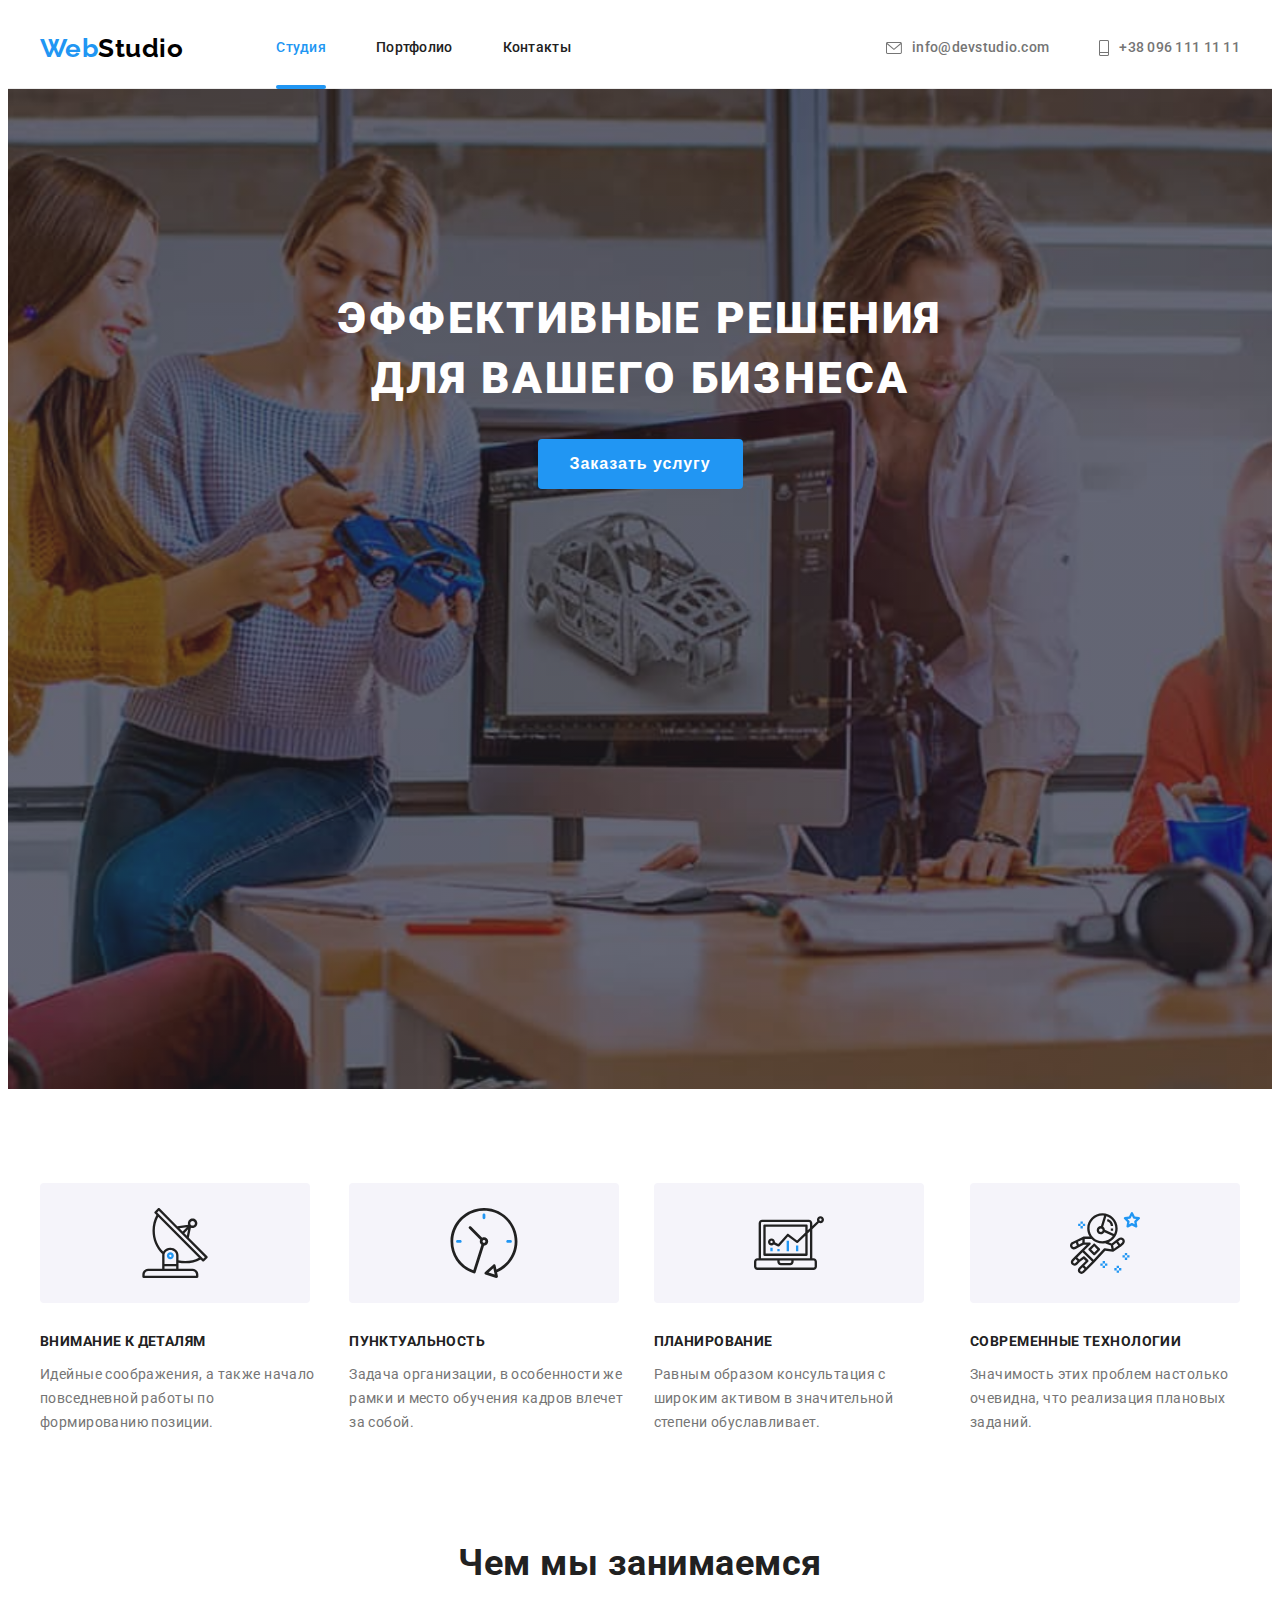
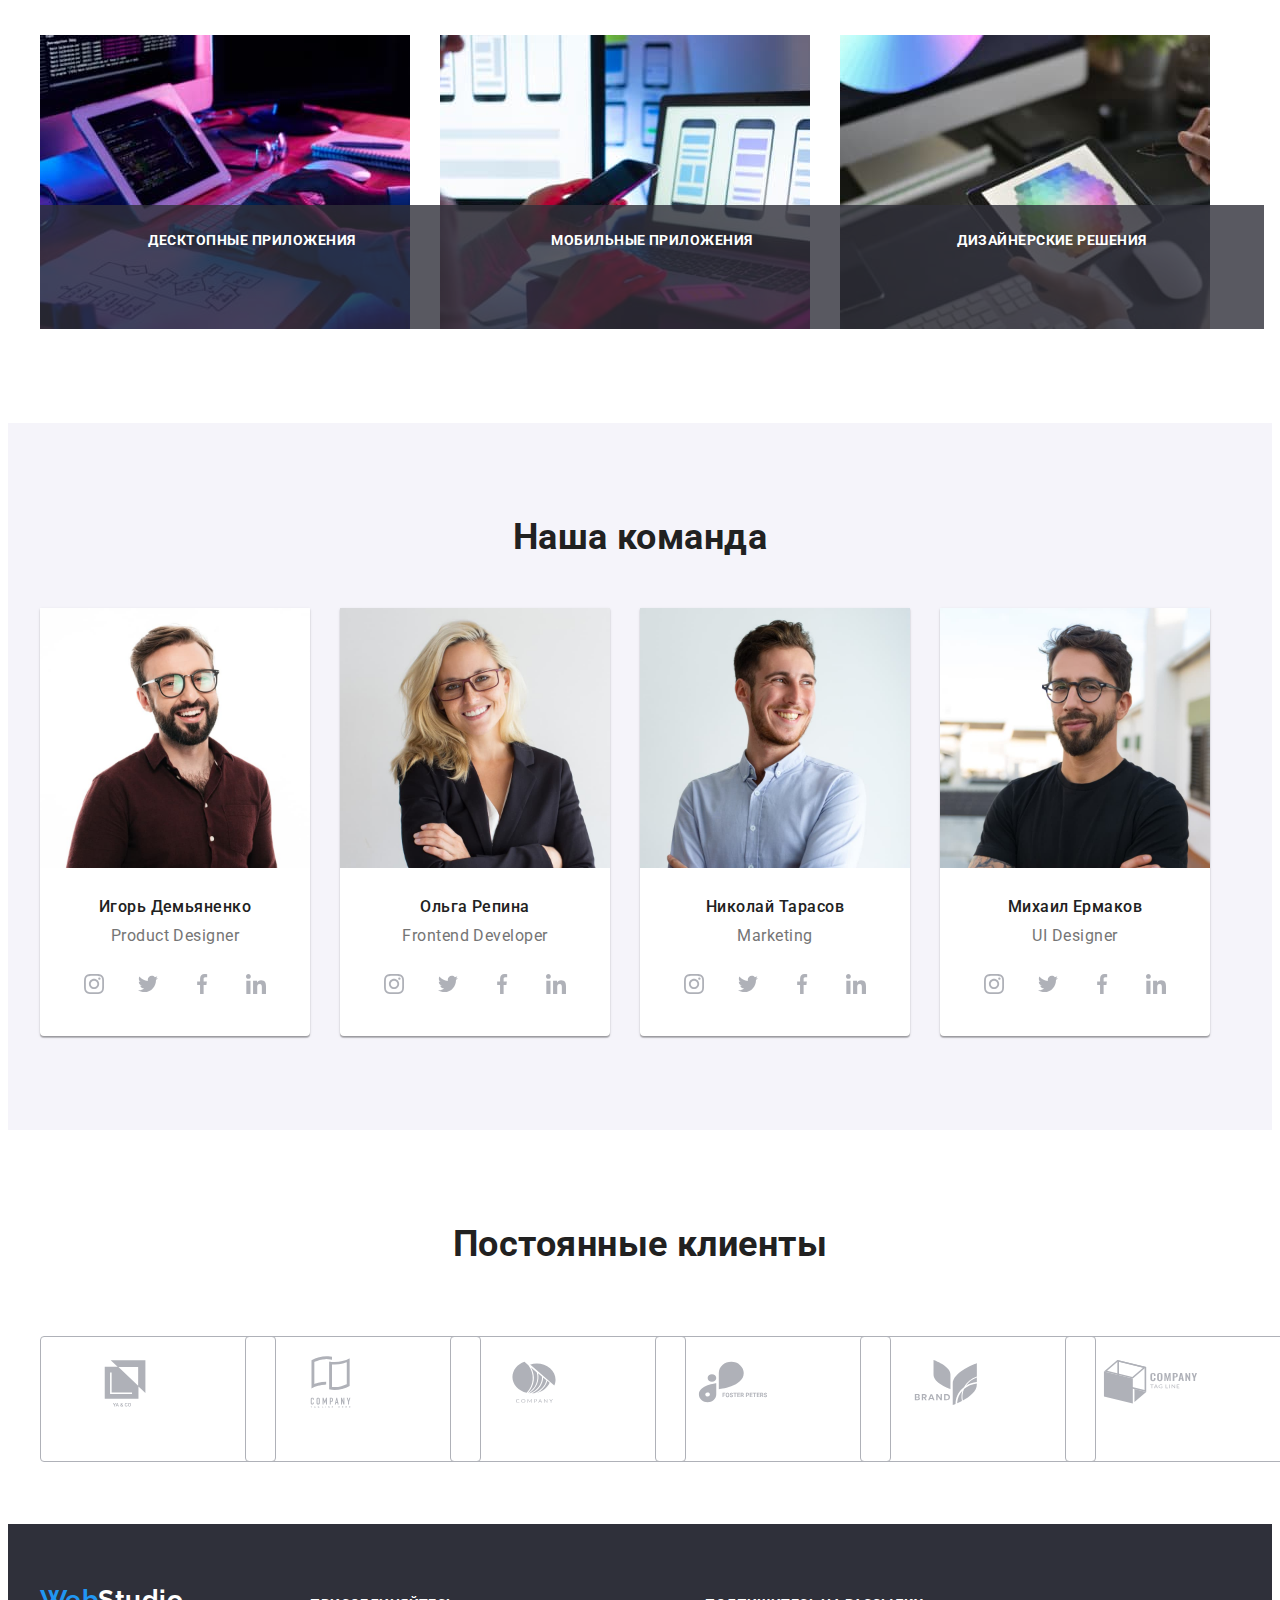
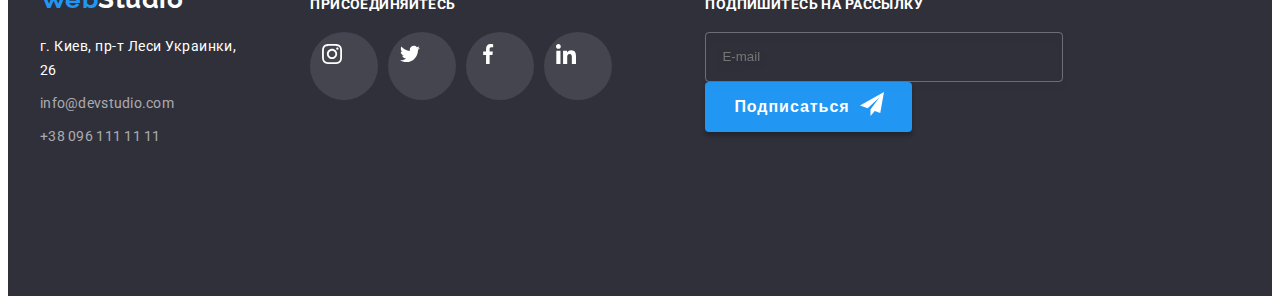
<file: index.html>
<!DOCTYPE html>
<html lang="ru">
    <head>
        <meta charset="UTF-8">
        <meta http-equiv="X-UA-Compatible" content="IE=edge">
        <meta name="viewport" content="width=device-width, initial-scale=1.0">
        <title>Document</title>
        <link 
            href="https://fonts.googleapis.com/css2?family=Raleway:wght@700&family=Roboto:wght@400;500;700;900&display=swap"
            rel="stylesheet">
        <link 
            rel="stylesheet" href="https://cdnjs.cloudflare.com/ajax/libs/modern-normalize/1.0.0/modern-normalize.min.css"
                integrity="sha512-ISS7cAi1PEhQ8jnbJpJZMd29NlhNj4AWYyLOSp2CE/CsHxTCu+r+t0D2yoJudVrd0/8fTVPUVDzY5Tvli75u/g=="
                crossorigin="anonymous" />
        <link rel="stylesheet" href="./css/main.min.css">
    </head>
    <body>
        <!-- Шапка сайта -->
        <header class="page-header">
            <div class="container header-container">
                <nav class="header-nav">
                    <a href="./index.html" class="logo">
                    Web<span class="logo-web-header">Studio</span>
                    </a>
                    <div class="" >
                    <ul class="site-nav list">
                        <li class="site-nav__item"><a href="./index.html" class="link current">Студия</a></li>
                        <li class="site-nav__item"><a href="./portfolio.html" class="link ">Портфолио</a></li>
                        <li class="site-nav__item"><a href="" class="link">Контакты</a></li>
                    </ul>
                    </div>
                </nav>
                <ul class="contacts list">
                    <li class="contacts__item link">
                        <a href="mailto:info@devstudio.com" class="link">
                        <svg class="contacts__social-icon" width="16" height="12">
                            <use href="./img/icons.svg#icon-latter"></use>
                        </svg>
                         info@devstudio.com</a> 
                    </li>
                    <li class="contacts__item link">
                        <a href="tel:+380961111111" class="link">
                        <svg class="contacts__social-icon" width="10" height="16">
                            <use href="./img/icons.svg#icon-mobile-phone"></use>
                        </svg>
                        +38 096 111 11 11</a>
                    </li>
                </ul>  
            </div>
        </header>
        <main>
            <!-- Герой -->
            <section class="hero overley">
                <div class="container hero__link ">
                    <h1 class="hero__title" >Эффективные решения <br> 
                        для вашего бизнеса</h1>
                    <button type="button" class="button" data-modal-open>Заказать услугу</button>
                </div>
            </section>
            <!-- Особенности -->
            <section class="section" >
                <div class="container ">
                    <h2 class="visually-hidden">Особенности</h2>
                    <ul class="feature-list list">
                        <li class="feature-list__item">
                            <div class="feature-list__thumb">
                                <svg class="ffeature-list__icon" width="70" height="70">
                                    <use href="./img/icons.svg#icon-antenna">
                                    </use>
                                </svg>
                            </div>
                            <h3 class="title ">Внимание к деталям</h3>
                            <p class="text">Идейные соображения, а также начало повседневной работы по формированию позиции.</p>
                        </li>
                        <li class="feature-list__item">
                            <div class="feature-list__thumb">
                                <svg class="feature-list__icon" width="70" height="70">
                                    <use href="./img/icons.svg#icon-clock">
                                    </use>
                                </svg>
                            </div>
                            <h3 class="title">Пунктуальность</h3>
                            <p class="text">Задача организации, в особенности же рамки и место обучения кадров влечет за собой.</p>
                        </li>
                        <li class="feature-list__item">
                            <div class="feature-list__thumb">
                                <svg class="feature-list__icon" width="70" height="70">
                                    <use href="./img/icons.svg#icon-diagram">
                                    </use>
                                </svg>
                            </div>
                            <h3 class="title">Планирование</h3>
                            <p class="text">Равным образом консультация с широким активом в значительной степени обуславливает.</p>
                        </li>
                        <li class="feature-list__item">
                            <div class="feature-list__thumb">
                                <svg class="feature-list__icon" width="70" height="70">
                                    <use href="./img/icons.svg#icon-astronaut">
                                    </use>
                                </svg>
                            </div>
                            <h3 class="title">Современные технологии</h3>
                            <p class="text">Значимость этих проблем настолько очевидна, что реализация плановых заданий.</p>
                        </li>
                    </ul>
                </div>
            </section>
            <!-- Вид занятий -->
            <section class="section no-top-padding">
                <div class="container">
                    <h2 class="section__title"> Чем мы занимаемся</h2>
                    <ul class="list work-item">
                        <li class="work-item__class">
                            <img src="./img/img_1.jpg" alt="пример1" width="370">
                            <div class="work-item__descripton">Десктопные приложения</div>
                        </li>
                        <li class="work-item__class">
                            <img src="./img/img_2.jpg" alt="пример2" width="370">
                            <div class="work-item__descripton">Мобильные приложения</div>
                        </li>
                        <li class="work-item__class">
                            <img src="./img/img_3.jpg" alt="пример3" width="370">
                            <div class="work-item__descripton">Дизайнерские решения</div>
                        </li>
                    </ul>
                </div>

            </section>
            <!-- Команда -->
            <section class="section team">
                <div class="container">
                    <h2 class="section__title" >Наша команда</h2>
                    <ul class="team__class list">
                        <li class="team__list-class">
                            <img src="./img/img_4.jpg" alt="Игорь Демьяненко" width="270" >
                            <h3 class="title">Игорь Демьяненко</h3>
                            <p class="text">Product Designer</p>
                            <ul class="team-social__list list">
                                <li class="team-social__item">
                                    <a href="" class="team-social__link">
                                        <svg
                                            class="team-social__icon"
                                            width="20"
                                            height="20">
                                            <use
                                                href="./img/icons.svg#icon-instagram">
                                            </use>
                                        </svg>
                                    </a>
                                </li>
                                <li class="team-social__item">
                                    <a href="" class="team-social__link">
                                        <svg 
                                            class="team-social__icon" 
                                            width="20" 
                                            height="20">
                                            <use 
                                                href="./img/icons.svg#icon-twitter">
                                            </use>
                                        </svg>
                                    </a>
                                </li>
                                <li class="team-social__item">
                                    <a href="" class="team-social__link">
                                        <svg 
                                            class="team-social__icon" 
                                            width="20" 
                                            height="20">
                                            <use 
                                                href="./img/icons.svg#icon-facebook">
                                            </use>
                                        </svg>
                                    </a>
                                </li>
                                <li class="team-social__item">
                                    <a href="" class="team-social__link">
                                        <svg 
                                            class="team-social__icon" 
                                            width="20" 
                                            height="20">
                                            <use 
                                                href="./img/icons.svg#icon-linkedin">
                                            </use>
                                        </svg>
                                    </a>
                                </li>
                            </ul>
                        </li>
                        <li class="team__list-class">
                            <img src="./img/img_5.jpg" alt="Ольга Репина" width="270">
                            <h3 class="title">Ольга Репина</h3>
                            <p class="text">Frontend Developer</p>
                            <ul class="team-social__list list">
                                <li class="team-social__item">
                                    <a href="" class="team-social__link">
                                        <svg class="team-social__icon" width="20" height="20">
                                            <use href="./img/icons.svg#icon-instagram">
                                            </use>
                                        </svg>
                                    </a>
                                </li>
                                <li class="team-social__item">
                                    <a href="" class="team-social__link">
                                        <svg class="team-social__icon" width="20" height="20">
                                            <use href="./img/icons.svg#icon-twitter">
                                            </use>
                                        </svg>
                                    </a>
                                </li>
                                <li class="team-social__item">
                                    <a href="" class="team-social__link">
                                        <svg class="team-social__icon" width="20" height="20">
                                            <use href="./img/icons.svg#icon-facebook">
                                            </use>
                                        </svg>
                                    </a>
                                </li>
                                <li class="team-social__item">
                                    <a href="" class="team-social__link">
                                        <svg class="team-social__icon" width="20" height="20">
                                            <use href="./img/icons.svg#icon-linkedin">
                                            </use>
                                        </svg>
                                    </a>
                                </li>
                            </ul>
                        </li>
                        <li class="team__list-class">
                            <img src="./img/img_6.jpg" alt="Николай Тарасов" width="270">
                            <h3 class="title">Николай Тарасов</h3>
                            <p class="text">Marketing</p>
                            <ul class="team-social__list list">
                                <li class="team-social__item">
                                    <a href="" class="team-social__link">
                                        <svg class="team-social__icon" width="20" height="20">
                                            <use href="./img/icons.svg#icon-instagram">
                                            </use>
                                        </svg>
                                    </a>
                                </li>
                                <li class="team-social__item">
                                    <a href="" class="team-social__link">
                                        <svg class="team-social__icon" width="20" height="20">
                                            <use href="./img/icons.svg#icon-twitter">
                                            </use>
                                        </svg>
                                    </a>
                                </li>
                                <li class="team-social__item">
                                    <a href="" class="team-social__link">
                                        <svg class="team-social__icon" width="20" height="20">
                                            <use href="./img/icons.svg#icon-facebook">
                                            </use>
                                        </svg>
                                    </a>
                                </li>
                                <li class="team-social__item">
                                    <a href="" class="team-social__link">
                                        <svg class="team-social__icon" width="20" height="20">
                                            <use href="./img/icons.svg#icon-linkedin">
                                            </use>
                                        </svg>
                                    </a>
                                </li>
                            </ul>
                        </li>
                        <li class="team__list-class">
                            <img src="./img/img_7.jpg" alt="Михаил Ермаков" width="270">
                            <h3 class="title">Михаил Ермаков</h3>
                            <p class="text">UI Designer</p>
                            <ul class="team-social__list list">
                                <li class="team-social__item">
                                    <a href="" class="team-social__link">
                                        <svg class="team-social__icon" width="20" height="20">
                                            <use href="./img/icons.svg#icon-instagram">
                                            </use>
                                        </svg>
                                    </a>
                                </li>
                                <li class="team-social__item">
                                    <a href="" class="team-social__link">
                                        <svg class="team-social__icon" width="20" height="20">
                                            <use href="./img/icons.svg#icon-twitter">
                                            </use>
                                        </svg>
                                    </a>
                                </li>
                                <li class="team-social__item">
                                    <a href="" class="team-social__link">
                                        <svg class="team-social__icon" width="20" height="20">
                                            <use href="./img/icons.svg#icon-facebook">
                                            </use>
                                        </svg>
                                    </a>
                                </li>
                                <li class="team-social__item">
                                    <a href="" class="team-social__link">
                                        <svg class="team-social__icon" width="20" height="20">
                                            <use href="./img/icons.svg#icon-linkedin">
                                            </use>
                                        </svg>
                                    </a>
                                </li>
                            </ul>
                        </li>
                    </ul>
                </div>
            </section>
            <!-- Клиенты -->
            <section class="section">
                <div class="container">
                    <h2 class="section__title">Постоянные клиенты</h2>
                    <ul class="list client-list">
                        <li class="client-list__item">
                            <a href="" class="client-list__link">
                                <svg class="client-list__icon" width="106" height="60">
                                    <use href="./img/icons.svg#icon-logo-1">
                                    </use>
                                </svg>
                            </a>
                        </li>
                        <li class="client-list__item">
                            <a href="" class="client-list__link">
                                <svg class="client-list__icon" width="106" height="60">
                                    <use href="./img/icons.svg#icon-logo-2">
                                    </use>
                                </svg>
                            </a>
                        </li>
                        <li class="client-list__item">
                            <a href="" class="client-list__link">
                                <svg class="client-list__icon" width="106" height="60">
                                    <use href="./img/icons.svg#icon-logo-3">
                                    </use>
                                </svg>
                            </a>
                        </li>
                        <li class="client-list__item">
                            <a href="" class="client-list__link">
                                <svg class="client-list__icon" width="106" height="60">
                                    <use href="./img/icons.svg#icon-logo-4">
                                    </use>
                                </svg>
                            </a>
                        </li>
                        <li class="client-list__item">
                            <a href="" class="client-list__link">
                                <svg class="client-list__icon" width="106" height="60">
                                    <use href="./img/icons.svg#icon-logo-5">
                                    </use>
                                </svg>
                            </a>
                        </li>
                        <li class="client-list__item">
                            <a href="" class="client-list__link">
                                <svg class="client-list__icon" width="106" height="60">
                                    <use href="./img/icons.svg#icon-logo-6">
                                    </use>
                                </svg>
                            </a>
                        </li>
                    </ul>
                </div>
            </section>
            <div class="backdrop is-hidden" data-modal>
                <div class="modal">
                    <button class="modal-close-button" data-modal-close>
                        <svg class="modal-close-icon" width="18" height="18">
                            <use href="./img/icons.svg#icon-close-black">
                            </use>
                        </svg>
                    </button>
                    <span class="modal-title"> Оставьте свои данные, мы вам перезвоним </span>
                    <form action="#" class="form">
                        <div class="form-field">
                            <label for="name" class="form-label">Имя</label>
                            <input type="text"
                                name="name"
                                id="name"
                                placeholder=" "/>
                                <svg class="input-icon" width="18" height="18">
                                    <use href="./img/icons.svg#icon-person-black"></use>
                                </svg>
                        </div>
                        <div class="form-field">
                            <label for="tel" class="form-label">Телефон</label>
                            <input type="tel" name="tel" id="tel" />
                            <svg class="input-icon" width="18" height="18">
                                <use href="./img/icons.svg#icon-phone-black"></use>
                            </svg>
                        </div>
                        
                        <div class="form-field">
                            <label for="mail" class="form-label">Почта</label>
                            <input type="email" name="mail" id="mail" />
                            <svg class="input-icon" width="18" height="18">
                                <use href="./img/icons.svg#icon-email-black"></use>
                            </svg>
                        </div>
                        
                        <div class="form-field">
                            <label for="comment" class="form-label">Комментарий</label>
                            <textarea name="comment" id="comment" placeholder="Введите текст"></textarea>
                        </div>

                        <div class="form-field form-field-checkbox">
                            <input type="checkbox" name="policy" id="policy" class="form-policy-check visually-hidden">
                            <label for="policy" class="form-check-text">Соглашаюсь с рассылкой и принимаю <a href="" class="form-check-link">&nbsp;Условия договора</a></label>
                            <button type="submit" class="button button-modal">Отправить</button>
                        </div>
                        
                    </form>
                </div>
            </div>
        </main>
        <!-- Футер-->
        <footer class="footer ">
            <div class="container footer-contacts">
                <div>
                    <a href="./index.html" class="logo">
                        Web<span class="logo-web-footer">Studio</span>
                    </a>
                    <address>
                        <ul class="footer-contacts__list list">
                            <li class="footer-contacts__address"><a href="https://www.google.com/maps/place/бул.+Леси+Украинки,+26,+Киев,+02000/@50.4265807,30.5361971,17z/data=!3m1!4b1!4m5!3m4!1s0x40d4cf0e033ecbe9:0x57a4dffefec77da0!8m2!3d50.4265807!4d30.5383858" class="footer-contacts__link"> г. Киев, пр-т Леси Украинки, 26</a></li>
                            <li class="footer-contacts__item"><a href="mailto:info@devstudio.com" class="footer-contacts__links">info@devstudio.com</a></li>
                            <li class="footer-contacts__item"><a href="tel:+380961111111" class="footer-contacts__links">+38 096 111 11 11</a></li>
                        </ul>
                    </address>
                </div>
                <div class="footer-social" >
                    <h2 class="footer__title">присоединяйтесь</h2>
                    <ul class="footer-social__list list" >
                        <li class="footer-social__item">
                            <a href="" class="footer-social__link">
                                <svg class="footer-social__icon" width="20" height="20">
                                    <use href="./img/icons.svg#icon-instagram">
                                    </use>
                                </svg>
                            </a>
                        </li>
                        <li class="footer-social__item">
                            <a href="" class="footer-social__link">
                                <svg class="footer-social__icon" width="20" height="20">
                                    <use href="./img/icons.svg#icon-twitter">
                                    </use>
                                </svg>
                            </a>
                        </li>
                        <li class="footer-social__item">
                            <a href="" class="footer-social__link">
                                <svg class="footer-social__icon" width="20" height="20">
                                    <use href="./img/icons.svg#icon-facebook">
                                    </use>
                                </svg>
                            </a>
                        </li>
                        <li class="footer-social__item">
                            <a href="" class="footer-social__link">
                                <svg class="footer-social__icon" width="20" height="20">
                                    <use href="./img/icons.svg#icon-linkedin">
                                    </use>
                                </svg>
                            </a>
                        </li>
                    </ul>
                </div>
                <div class="footer-box">
                    <h2 class="footer__title">Подпишитесь на рассылку</h2>
                        <div class="footer-box__wrap">
                            <form action="#">
                            <input type="email" placeholder="E-mail" name="mail" class="footer-box__input">
                            <div class="footer-box__wrap">
                                <button type="submit" class="button button-footer"> Подписаться
                                    <svg class="footer-box__icon" width="24" height="24">
                                        <use href="./img/icons.svg#icon-icon-send"></use>
                                    </svg>
                                </button>
                            </div>
                        </form>
                    </div>
                </div>
            </div>
        </footer>
        <script src="./js/modal.js"></script>
    </body>
</html>
</file>
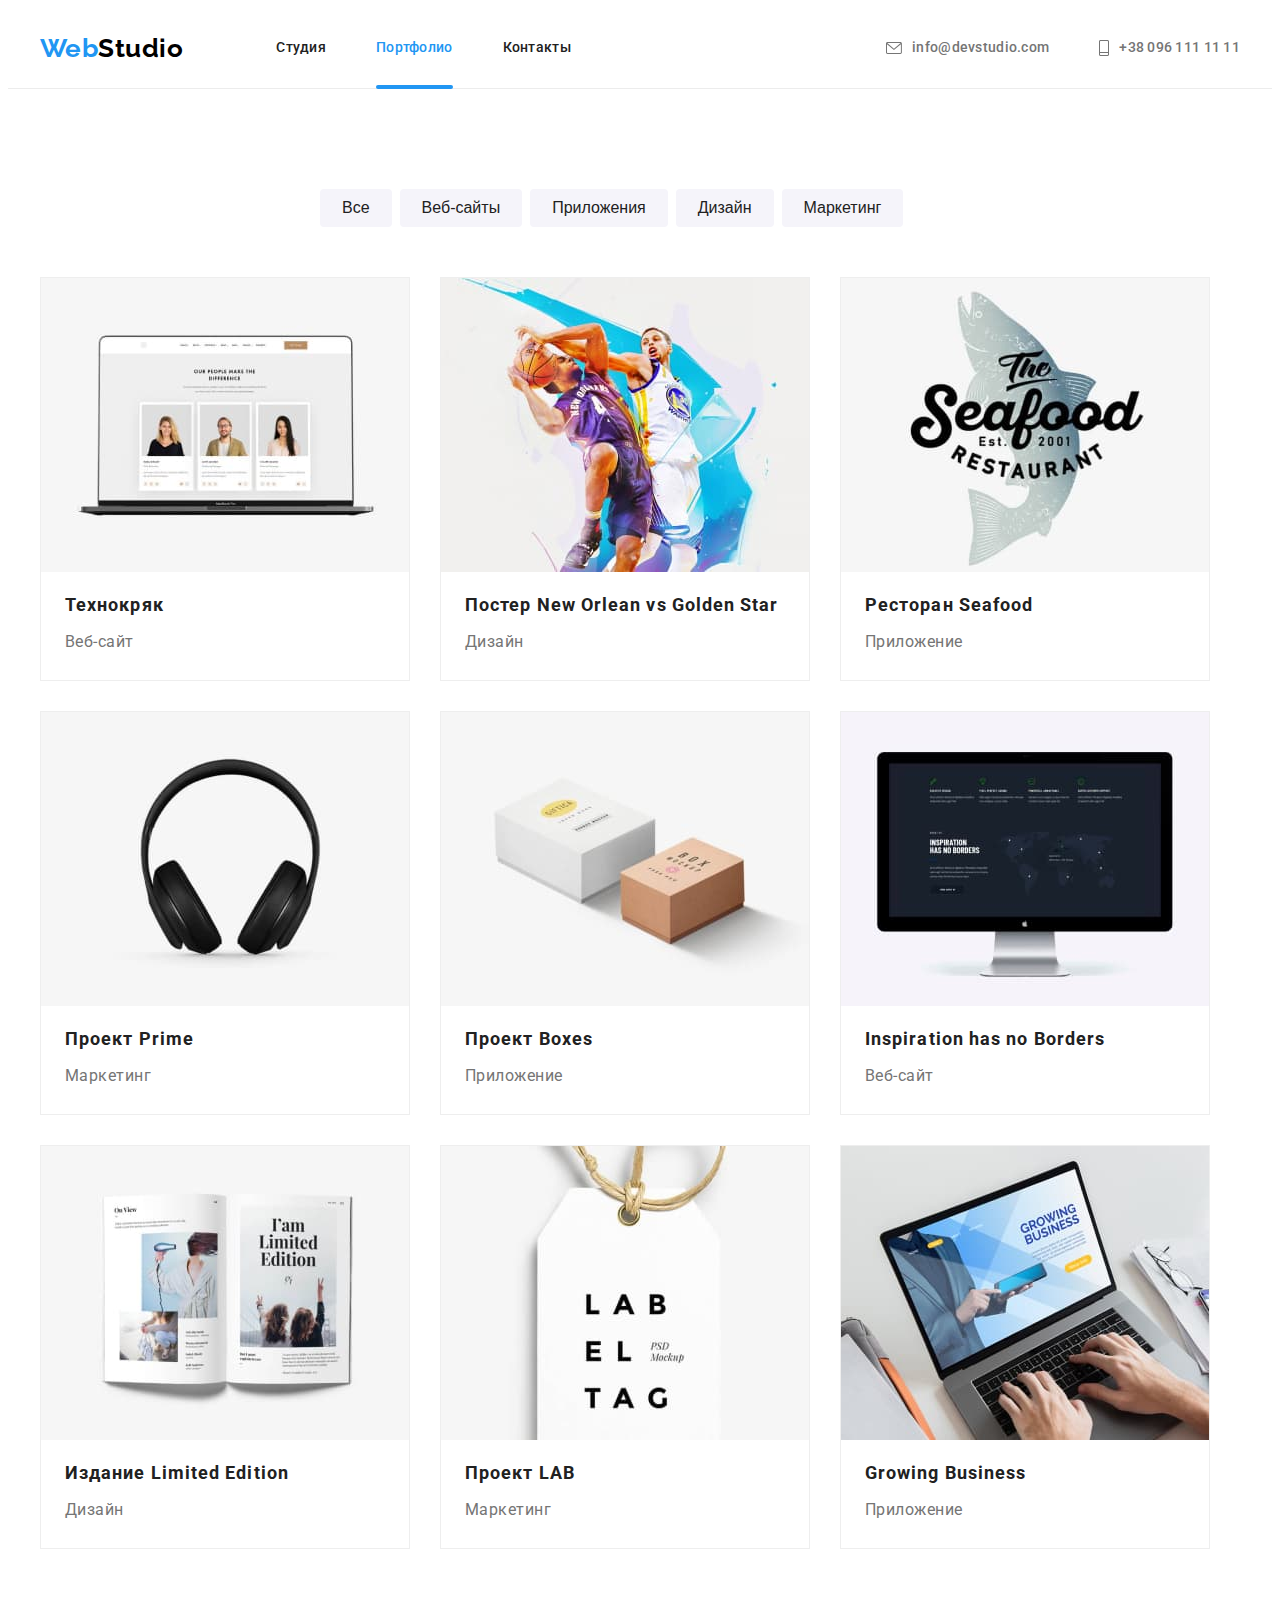
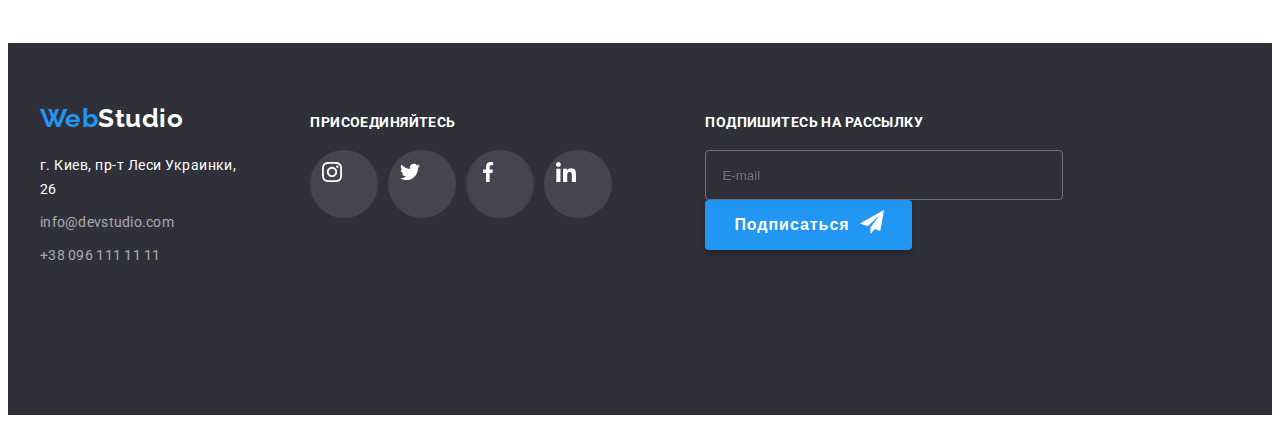
<file: portfolio.html>
<!DOCTYPE html>
<html lang="ru">

    <head>
        <meta charset="UTF-8">
        <meta http-equiv="X-UA-Compatible" content="IE=edge">
        <meta name="viewport" content="width=device-width, initial-scale=1.0">
        <title>Document</title>
        <link href="https://fonts.googleapis.com/css2?family=Raleway:wght@700&family=Roboto:wght@400;500;700;900&display=swap"
            rel="stylesheet">
        <link rel="stylesheet" href="https://cdnjs.cloudflare.com/ajax/libs/modern-normalize/1.0.0/modern-normalize.min.css"
            integrity="sha512-ISS7cAi1PEhQ8jnbJpJZMd29NlhNj4AWYyLOSp2CE/CsHxTCu+r+t0D2yoJudVrd0/8fTVPUVDzY5Tvli75u/g=="
            crossorigin="anonymous" />
            
        <link rel="stylesheet" href="./css/styles.css">
        <link rel="stylesheet" href="./css/main.min.css">
    </head>

    <body>
        <!-- Шапка сайта -->
        <header class="page-header">
            <div class="container header-container">
                <nav class="header-nav">
                    <a href="./index.html" class="logo">
                        Web<span class="logo-web-header">Studio</span>
                    </a>
                    <div class="">
                        <ul class="site-nav list">
                            <li class="site-nav__item"><a href="./index.html" class="link ">Студия</a></li>
                            <li class="site-nav__item"><a href="./portfolio.html" class="link current">Портфолио</a></li>
                            <li class="site-nav__item"><a href="" class="link">Контакты</a></li>
                        </ul>
                    </div>
                </nav>
                <ul class="contacts list">
                    <li class="contacts__item link">
                        <a href="mailto:info@devstudio.com" class="link">
                            <svg class="contacts__social-icon" width="16" height="12">
                                <use href="./img/icons.svg#icon-latter"></use>
                            </svg>
                            info@devstudio.com</a>
                    </li>
                    <li class="contacts__item link">
                        <a href="tel:+380961111111" class="link">
                            <svg class="contacts__social-icon" width="10" height="16">
                                <use href="./img/icons.svg#icon-mobile-phone"></use>
                            </svg>
                            +38 096 111 11 11</a>
                    </li>
                </ul>
            </div>
        </header>
        <main class="portfolio">
            <!-- Кнопки фильтра -->
            <div class="container">
                <ul class="list button-link">
                    <li><button type="button" class="button-filter" >Все</button></li>
                    <li><button type="button" class="button-filter">Веб-сайты</button></li>
                    <li><button type="button" class="button-filter">Приложения</button></li>
                    <li><button type="button" class="button-filter">Дизайн</button></li>
                    <li><button type="button" class="button-filter">Маркетинг</button></li>
                </ul>
            </div>
            <div class="container">
                <ul class="list gallery">
                    <li class="gallery__elements">
                        <div class="overlay">
                            <img src="./img/tehnokriak.jpg" alt="ноутбук" width="370" >
                            <div class="overlay__content">
                                <p class="overlay__text">Технокряк это современная площадка распространения коронавируса. Компании используют эту платформу для цифрового
                                шпионажа и атак на защищённые сервера конкурентов.</p>
                            </div>
                        </div>
                        <h2 class="gallery__title">Технокряк</h2>
                        <p class="gallery__text">Веб-сайт</p>
                    </li>
                    <li class="gallery__elements">
                        <div class="overlay">
                            <img src="./img/poster.jpg" alt="постер игра в футбол" width="370">
                            <div class="overlay__content">
                                <p class="overlay__text">Технокряк это современная площадка распространения коронавируса. Компании используют эту
                                    платформу для цифрового
                                    шпионажа и атак на защищённые сервера конкурентов.</p>
                            </div>
                        </div>
                        <h2 class="gallery__title">Постер New Orlean vs Golden Star</h2>
                        <p class="gallery__text">Дизайн</p>
                    </li>
                    <li class="gallery__elements">
                        <div class="overlay">
                            <img src="./img/seafood.jpg" alt="логотип рыбного ресторана" width="370">
                            <div class="overlay__content">
                                <p class="overlay__text">Технокряк это современная площадка распространения коронавируса. Компании используют эту
                                    платформу для цифрового
                                    шпионажа и атак на защищённые сервера конкурентов.</p>
                            </div>
                        </div>
                        <h2 class="gallery__title">Ресторан Seafood</h2>
                        <p class="gallery__text">Приложение</p>
                    </li>
                    <li class="gallery__elements">
                        <div class="overlay">
                            <img src="./img/project-prime.jpg" alt="черные наушники" width="370">
                            <div class="overlay__content">
                                <p class="overlay__text">Технокряк это современная площадка распространения коронавируса. Компании используют эту
                                    платформу для цифрового
                                    шпионажа и атак на защищённые сервера конкурентов.</p>
                            </div>
                        </div>
                        <h2 class="gallery__title">Проект Prime</h2>
                        <p class="gallery__text">Маркетинг</p>
                    </li>
                    <li class="gallery__elements">
                        <div class="overlay">
                            <img src="./img/project-boxes.jpg" alt="две коробки" width="370">
                            <div class="overlay__content">
                                <p class="overlay__text">Технокряк это современная площадка распространения коронавируса. Компании используют эту
                                    платформу для цифрового
                                    шпионажа и атак на защищённые сервера конкурентов.</p>
                            </div>
                        </div>
                        <h2 class="gallery__title">Проект Boxes</h2>
                        <p class="gallery__text">Приложение</p>
                    </li>
                    <li class="gallery__elements">
                        <div class="overlay">
                            <img src="./img/inspiration-has-no-borders.jpg" alt="монитоп макбука" width="370">
                            <div class="overlay__content">
                                <p class="overlay__text">Технокряк это современная площадка распространения коронавируса. Компании используют эту
                                    платформу для цифрового
                                    шпионажа и атак на защищённые сервера конкурентов.</p>
                            </div>
                        </div>
                        <h2 class="gallery__title">Inspiration has no Borders</h2>
                        <p class="gallery__text">Веб-сайт</p>
                    </li>
                    <li class="gallery__elements">
                        <div class="overlay">
                            <img src="./img/limited-edition.jpg" alt="журнал" width="370">
                            <div class="overlay__content">
                                <p class="overlay__text">Технокряк это современная площадка распространения коронавируса. Компании используют эту
                                    платформу для цифрового
                                    шпионажа и атак на защищённые сервера конкурентов.</p>
                            </div>
                        </div>
                        <h2 class="gallery__title">Издание Limited Edition</h2>
                        <p class="gallery__text">Дизайн</p>
                    </li>
                    <li class="gallery__elements">
                        <div class="overlay">
                            <img src="./img/project-lab.jpg" alt="бирка на веревке" width="370">
                            <div class="overlay__content">
                                <p class="overlay__text">Технокряк это современная площадка распространения коронавируса. Компании используют эту
                                    платформу для цифрового
                                    шпионажа и атак на защищённые сервера конкурентов.</p>
                            </div>
                        </div>
                        <h2 class="gallery__title">Проект LAB</h2>
                        <p class="gallery__text">Маркетинг</p>
                    </li>
                    <li class="gallery__elements">
                        <div class="overlay">
                            <img src="./img/growing-business.jpg" alt="мужчина печатает на ноутбуке" width="370">
                            <div class="overlay__content">
                                <p class="overlay__text">Технокряк это современная площадка распространения коронавируса. Компании используют эту
                                    платформу для цифрового
                                    шпионажа и атак на защищённые сервера конкурентов.</p>
                            </div>
                        </div>
                        <h2 class="gallery__title">Growing Business</h2>
                        <p class="gallery__text">Приложение</p>
                    </li>
                </ul>
            </div>
        </main>
        <!-- Футер-->
        <footer class="footer ">
            <div class="container footer-contacts">
                <div>
                    <a href="./index.html" class="logo">
                        Web<span class="logo-web-footer">Studio</span>
                    </a>
                    <address>
                        <ul class="footer-contacts__list list">
                            <li class="footer-contacts__address"><a
                                    href="https://www.google.com/maps/place/бул.+Леси+Украинки,+26,+Киев,+02000/@50.4265807,30.5361971,17z/data=!3m1!4b1!4m5!3m4!1s0x40d4cf0e033ecbe9:0x57a4dffefec77da0!8m2!3d50.4265807!4d30.5383858"
                                    class="footer-contacts__link"> г. Киев, пр-т Леси Украинки, 26</a></li>
                            <li class="footer-contacts__item"><a href="mailto:info@devstudio.com"
                                    class="footer-contacts__links">info@devstudio.com</a></li>
                            <li class="footer-contacts__item"><a href="tel:+380961111111" class="footer-contacts__links">+38 096
                                    111 11 11</a></li>
                        </ul>
                    </address>
                </div>
                <div class="footer-social">
                    <h2 class="footer__title">присоединяйтесь</h2>
                    <ul class="footer-social__list list">
                        <li class="footer-social__item">
                            <a href="" class="footer-social__link">
                                <svg class="footer-social__icon" width="20" height="20">
                                    <use href="./img/icons.svg#icon-instagram">
                                    </use>
                                </svg>
                            </a>
                        </li>
                        <li class="footer-social__item">
                            <a href="" class="footer-social__link">
                                <svg class="footer-social__icon" width="20" height="20">
                                    <use href="./img/icons.svg#icon-twitter">
                                    </use>
                                </svg>
                            </a>
                        </li>
                        <li class="footer-social__item">
                            <a href="" class="footer-social__link">
                                <svg class="footer-social__icon" width="20" height="20">
                                    <use href="./img/icons.svg#icon-facebook">
                                    </use>
                                </svg>
                            </a>
                        </li>
                        <li class="footer-social__item">
                            <a href="" class="footer-social__link">
                                <svg class="footer-social__icon" width="20" height="20">
                                    <use href="./img/icons.svg#icon-linkedin">
                                    </use>
                                </svg>
                            </a>
                        </li>
                    </ul>
                </div>
                <div class="footer-box">
                    <h2 class="footer__title">Подпишитесь на рассылку</h2>
                    <div class="footer-box__wrap">
                        <form action="#">
                            <input type="email" placeholder="E-mail" name="mail" class="footer-box__input">
                            <div class="footer-box__wrap">
                                <button type="submit" class="button button-footer"> Подписаться
                                    <svg class="footer-box__icon" width="24" height="24">
                                        <use href="./img/icons.svg#icon-icon-send"></use>
                                    </svg>
                                </button>
                            </div>
                        </form>
                    </div>
                </div>
            </div>
        </footer>
    </body>
</html>
</file>
<file: css/styles.css>
/* :root {
  --primary-text-color: #757575;
  --title-text-color: #212121;
  --accent-color: #2196f3;
  --primary-white-color: #ffffff;
  --button-color: #f5f4fa;
  --bcg-color: #2f303a;
  --logo-black-color: #000000;
  --bcg-for-header: #ececec;
  --link-color: #afb1b8;
  --hover-footer-link-color: #ffffff;
  --primary-fonts: Roboto, sans-serif;
  --logo-fonts: Raleway, sans-serif;
} */

/* body {
  background-color: var(--primary-white-color);
  color: var(--primary-text-color);

  font-family: var(--primary-fonts);
  letter-spacing: 0.03em;
}

.list {
  padding: 0;
  margin: 0;
  list-style: none;
} */

/* .container {
  width: 1200px;
  padding: 0 15px;
  margin: 0 auto;
} */

/* Section */
/* .section {
  padding-bottom: 94px;
  padding-top: 94px;
}

.section.no-top-padding {
  padding-bottom: 94px;
  padding-top: 0;
}

.section-title {
  margin-top: 0;
  margin-bottom: 50px;

  color: var(--title-text-color);
  font-weight: 700;
  font-size: 36px;
  line-height: 1.16;
  text-align: center;
} */

/* Header */

/* .page-header {
  background-color: #ffffff;
  border-bottom-color: var(--bcg-for-header);
  border-bottom-width: 1px;
  border-bottom-style: solid;
}

.header-container,
.header-nav {
  display: flex;
  align-items: center;
} */

/* Logo */

/* .logo {
  display: block;

  color: var(--accent-color);
  font-family: var(--logo-fonts);
  font-weight: 700;
  font-size: 26px;
  line-height: 1.19;
  text-decoration: none;
}

.logo-web-header {
  color: var(--logo-black-color);
}
.logo-web-footer {
  color: var(--primary-white-color);
} */

/* Hero */

/* Features */

/* .visually-hidden {
  position: absolute;
  white-space: nowrap;
  width: 1px;
  height: 1px;
  overflow: hidden;
  border: 0;
  padding: 0;
  clip: rect(0 0 0 0);
  clip-path: inset(50%);
  margin: -1px;
} */

/* Work */

/* Team */

/* Clients */

/* Footer */

/* ----------------Buttons---------------*/
/* 
.button {
  border-radius: 4px;
  padding: 10px 32px;
  text-align: center;

  color: var(--primary-white-color);
  background-color: var(--accent-color);
  font-weight: 700;
  font-size: 16px;
  line-height: 1.87;
  letter-spacing: 0.06em;
  cursor: pointer;
  border-style: none;
}

.button-link {
  display: flex;
  text-align: center;
  margin-left: 280px;
  margin-top: 100px;
  margin-right: 8px;
}

.button-filter {
  border-radius: 4px;
  padding: 6px 22px;
  margin-right: 0px;

  color: var(--title-text-color);
  background-color: var(--button-color);
  font-weight: 500;
  font-size: 16px;
  line-height: 1.62;
  cursor: pointer;
  border-style: none;

  transition: box-sadow 250ms cubic-bezier(0.4, 0, 0.2, 1),
    background-color 250ms cubic-bezier(0.4, 0, 0.2, 1),
    color 250ms cubic-bezier(0.4, 0, 0.2, 1);
}

.button-filter:last-child {
  margin-right: 8px;
}

.button-filter:hover,
.button-filter:focus {
  color: var(--primary-white-color);
  background-color: var(--accent-color);
  box-shadow: 0px 4px 4px rgba(0, 0, 0, 0.25);
}

.button-footer {
  display: flex;
  justify-content: space-between;
  padding: 10px 28px 10px 29px;
  box-shadow: 0px 4px 4px rgba(0, 0, 0, 0.25);
}
.button-modal {
  box-shadow: 0px 4px 4px rgba(0, 0, 0, 0.25);
  margin-top: 30px; }*/

/*  ---------------Portfolio ---------------*/

/* ----------------MODAL----------------- */
</file>
<file: css/main.min.css>
:root{--primary-text-color: #757575;--title-text-color: #212121;--accent-color: #2196f3;--primary-white-color: #ffffff;--button-color: #f5f4fa;--bcg-color: #2f303a;--logo-black-color: #000000;--bcg-for-header: #ececec;--link-color: #afb1b8;--hover-footer-link-color: #ffffff;--primary-fonts: Roboto, sans-serif;--logo-fonts: Raleway, sans-serif}img{display:block}ul{padding:0;margin:0}body{background-color:var(--primary-white-color);color:var(--primary-text-color);font-family:var(--primary-fonts);letter-spacing:0.03em}.list{list-style:none}.visually-hidden{position:absolute;white-space:nowrap;width:1px;height:1px;overflow:hidden;border:0;padding:0;clip:rect(0 0 0 0);clip-path:inset(50%);margin:-1px}.container{width:1200px;padding:0 15px;margin:0 auto}.button{border-radius:4px;padding:10px 32px;text-align:center;color:var(--primary-white-color);background-color:var(--accent-color);font-weight:700;font-size:16px;line-height:1.87;letter-spacing:0.06em;cursor:pointer;border-style:none}.button-link{display:flex;text-align:center;margin-left:280px;margin-top:100px;margin-right:8px}.button-filter{border-radius:4px;padding:6px 22px;margin-right:0px;color:var(--title-text-color);background-color:var(--button-color);font-weight:500;font-size:16px;line-height:1.62;cursor:pointer;border-style:none;transition:box-shadow 250ms cubic-bezier(0.4, 0, 0.2, 1),background-color 250ms cubic-bezier(0.4, 0, 0.2, 1),color 250ms cubic-bezier(0.4, 0, 0.2, 1)}.button-filter:hover,.button-filter :focus{color:var(--primary-white-color);background-color:var(--accent-color);box-shadow:0px 4px 4px rgba(0,0,0,0.25)}.button-filter:last-child{margin-right:8px}.button-footer{display:flex;justify-content:space-between;padding:10px 28px 10px 29px;box-shadow:0px 4px 4px rgba(0,0,0,0.25)}.button-modal{box-shadow:0px 4px 4px rgba(0,0,0,0.25);margin-top:30px}.section{padding-bottom:94px;padding-top:94px}.section.no-top-padding{padding-top:0}.section__title{margin-top:0;margin-bottom:50px;color:var(--title-text-color);font-weight:700;font-size:36px;line-height:1.16;text-align:center}.logo{display:block;color:var(--accent-color);font-family:var(--logo-fonts);font-weight:700;font-size:26px;line-height:1.19;text-decoration:none}.logo-web-header{color:var(--logo-black-color)}.logo-web-footer{color:var(--primary-white-color)}.backdrop{position:fixed;width:100%;height:100%;top:0;left:0;visibility:visible;opacity:1;background:rgba(0,0,0,0.2);transition:visibility 250ms cubic-bezier(0.4, 0, 0.2, 1),opacity 250ms cubic-bezier(0.4, 0, 0.2, 1)}.backdrop.is-hidden{visibility:hidden;opacity:0;pointer-events:none}.modal{position:relative;top:50%;left:50%;transform:translate(-50%, -50%) scale(1);width:528px;height:581px;background:var(--primary-white-color);box-shadow:0px 1px 3px rgba(0,0,0,0.12),0px 1px 1px rgba(0,0,0,0.14),0px 2px 1px rgba(0,0,0,0.2);border-radius:4px;padding:40px}.modal-close-button{display:inline-flex;align-items:center;justify-content:center;position:fixed;width:30px;height:30px;top:0;right:0;margin:8px;background:var(--primary-white-color);border:1px solid rgba(0,0,0,0.1);box-sizing:border-box;border-radius:50%;cursor:pointer}.modal-close-icon{fill:var(--title-text-color);position:absolute;transition:fill 250ms cubic-bezier(0.4, 0, 0.2, 1)}.modal-close-icon:hover,.modal-close-icon :focus{fill:var(--accent-color)}.modal-title{font-weight:700;font-size:20px;line-height:23px;letter-spacing:0.03em;color:#212121;display:flex;text-align:center;justify-content:center}.form{width:448px;margin-left:auto;margin-right:auto;margin-top:12px}.form-field{position:relative;display:flex;flex-direction:column;outline:none;margin-bottom:10px}.form-field input{margin:10;width:100%;min-height:40px;padding:11px 12px;padding-left:42px;outline:none;border:1px solid rgba(33,33,33,0.2);box-sizing:border-box;border-radius:4px;cursor:pointer;transition:fill 250ms cubic-bezier(0.4, 0, 0.2, 1),border 250ms cubic-bezier(0.4, 0, 0.2, 1)}.form-field input:focus,.form-field textarea:focus{border:1px solid var(--accent-color)}.form-field::placeholder{color:rgba(117,117,117,0.5)}.form-field input:focus+.input-icon{fill:var(--accent-color)}.form-label{margin-bottom:4px;font-weight:400;font-size:12px;line-height:1.17;letter-spacing:0.01em;color:var(--primary-text-color)}textarea{width:448px;height:120px;padding:11px 12px;outline:none;border:1px solid rgba(33,33,33,0.2);box-sizing:border-box;border-radius:4px;resize:none;transition:border 250ms cubic-bezier(0.4, 0, 0.2, 1)}.input-icon{position:absolute;left:12px;top:35%;transform:translateY(50%)}.form-field-checkbox{display:flex;justify-content:center;align-items:center;margin-top:20px;margin-bottom:30px}.form-check-text{font-size:14px;line-height:1.7;display:inline-flex;text-align:center;align-items:center;cursor:pointer}.form-check-link{color:var(--accent-color)}.form-check-text::before{content:"";width:16px;height:15px;border:1px solid #000000;box-sizing:border-box;box-shadow:0px 4px 4px rgba(0,0,0,0.25);border-radius:2px;display:inline-flex;text-align:center;align-items:center;margin-right:9px}.form-policy-check:checked+.form-check-text::before{border:none;background-image:url(../img/icon-check.svg);background-repeat:no-repeat;background-position:center;background-size:cover;display:inline-flex;align-items:center;cursor:pointer}.page-header{background-color:#ffffff;border-bottom-color:var(--bcg-for-header);border-bottom-width:1px;border-bottom-style:solid}.header-container,.header-nav{display:flex;align-items:center}.site-nav{display:flex;margin-left:93px}.site-nav .link{padding-top:32px;padding-bottom:32px;display:block;color:var(--title-text-color);font-weight:500;font-size:14px;line-height:1.14;letter-spacing:0.02em;text-decoration:none;cursor:pointer;transition:color 250ms cubic-bezier(0.4, 0, 0.2, 1)}.site-nav .link:hover,.site-nav .link :focus{color:var(--accent-color)}.site-nav__item{margin-right:50px}.site-nav__item:last-child{margin-right:0}.site-nav .link.current{position:relative;display:block;color:var(--accent-color)}.site-nav .link.current:after{content:"";position:absolute;left:0;bottom:-1px;display:block;width:100%;height:4px;border-radius:2px;background-color:var(--accent-color)}.contacts{display:flex;align-items:center;margin-left:auto}.contacts .link{color:var(--primary-text-color);font-weight:500;font-size:14px;line-height:1.14;letter-spacing:0.02em;text-decoration:none;font-style:normal;cursor:pointer;text-align:center;display:flex;align-items:center;transition:color 250ms cubic-bezier(0.4, 0, 0.2, 1)}.contacts .link:hover,.contacts .link :focus{color:var(--accent-color)}.contacts__item{margin-right:50px;display:flex;align-items:center}.contacts__item:last-child{margin-right:0}.contacts__social-icon{margin-right:10px;fill:currentColor;display:flex;align-items:center}.hero{height:600px;padding-top:200px;padding-bottom:200px;background-color:var(--bcg-color);text-align:center}.hero__link{text-align:center}.hero__title{margin-top:0;margin-bottom:30px;color:var(--primary-white-color);font-weight:900;font-size:44px;line-height:1.36;letter-spacing:0.06em;text-transform:uppercase}.overley{max-width:1600px;height:600px;margin-left:auto;margin-right:auto;background-image:linear-gradient(rgba(47,48,58,0.4), rgba(47,48,58,0.4)),url(../img/background-img.jpg);background-size:cover;background-repeat:no-repeat;background-position:center}.feature-list{display:flex}.feature-list__item:not(:last-child){margin-right:30px}.feature-list .title{margin-top:0;margin-bottom:10px;color:var(--title-text-color);font-weight:700;font-size:14px;line-height:calc(16 / 14);letter-spacing:0.03em;text-transform:uppercase}.feature-list .text{font-size:14px;line-height:1.71;letter-spacing:0.03em}.feature-list__thumb{display:flex;width:270px;height:120px;margin-bottom:30px;background-color:#f5f4fa;border-radius:4px;align-items:center;justify-content:center}.work-item{display:flex;width:370px;margin-right:30px}.work-item:nth-child(3n){margin-right:0}.work-item__class{width:370px;margin-right:30px;position:relative}.work-item__descripton{position:absolute;width:100%;height:70px;bottom:0;left:0;background-color:rgba(47,48,58,0.8);padding:27px;font-weight:700;font-size:14px;line-height:16px;text-align:center;text-transform:uppercase;color:var(--primary-white-color)}.team{background-color:var(--button-color)}.team__class{display:flex;text-align:center}.team .title{margin-top:30px;margin-bottom:10px;color:var(--title-text-color);font-weight:500;font-size:16px;line-height:1.18}.team .text{margin-top:0;margin-bottom:16px;font-size:16px;line-height:1.18}.team__list-class{width:270px;height:428px;margin-right:30px;background:#ffffff;box-shadow:0px 1px 3px rgba(0,0,0,0.12),0px 1px 1px rgba(0,0,0,0.14),0px 2px 1px rgba(0,0,0,0.2);border-radius:0px 0px 4px 4px}.team__list-class:nth-child(4n){margin-right:0}.team-social__list{display:flex;justify-content:center}.team-social__item+.team-social__item{margin-left:10px;margin-bottom:30px}.team-social__link{width:44px;height:44px;background-color:var(--primary-white-color);display:flex;justify-content:center;align-items:center;border-radius:50%;transition:background-color 250ms cubic-bezier(0.4, 0, 0.2, 1)}.team-social__link:hover,.team-social__link :focus{background-color:var(--accent-color)}.team-social__link .team-social__icon{fill:var(--link-color);transition:fill 250ms cubic-bezier(0.4, 0, 0.2, 1)}.team-social__link:hover .team-social__icon,.team-social__link:focus .team-social__icon{fill:var(--hover-footer-link-color)}.client-list{display:flex;padding-top:50px;padding-bottom:94px;margin-top:-30px;margin-right:-30px}.client-list__link{position:absolute;width:170px;height:92px;display:flex;border:1px solid #afb1b8;border-radius:4px;padding:16px 32px;fill:#afb1b8;transition:border 250ms cubic-bezier(0.4, 0, 0.2, 1),fill 250ms cubic-bezier(0.4, 0, 0.2, 1)}.client-list__link:hover,.client-list__link :focus{border:1px solid var(--accent-color);fill:var(--accent-color)}.client-list__item{display:flex;flex-basis:calc(100% / 6 - 30px);margin-right:30px}.gallery__title{color:var(--title-text-color);font-weight:700;font-size:18px;line-height:2;letter-spacing:0.06em;margin-left:24px;margin-bottom:4px}.gallery__text{margin-top:4px;margin-left:24px;font-size:16px;line-height:1.87;letter-spacing:0.03em}.gallery{display:flex;flex-wrap:wrap;margin-top:50px;margin-bottom:94px}.gallery__elements{width:370px;height:404px;margin-right:30px;margin-bottom:30px;background:#ffffff;border:1px solid #eeeeee;box-sizing:border-box;cursor:pointer;transition:box-sadow 250ms cubic-bezier(0.4, 0, 0.2, 1)}.gallery__elements:hover,.gallery__elements :focus{box-shadow:0px 1px 1px rgba(0,0,0,0.12),0px 4px 4px rgba(0,0,0,0.06),1px 4px 6px rgba(0,0,0,0.16)}.gallery__elements:nth-child(3n){margin-right:0}.gallery__elements:nth-last-child(-n+3){margin-bottom:0}.overlay{position:relative;overflow:hidden}.overlay__content{position:absolute;top:0;left:0;width:100%;height:100%;background-color:rgba(33,150,243,0.9);color:var(--primary-white-color);opacity:0;transform:translateY(100%);transition:transform 250ms cubic-bezier(0.4, 0, 0.2, 1)}.gallery__elements:hover .overlay__content{transform:translateY(0);opacity:1}.overlay__text{font-size:18px;line-height:1.55;margin-top:65px;margin-left:24px}.footer{background-color:var(--bcg-color);padding-top:60px;padding-bottom:60px;height:252px}.footer-contacts{display:flex}.footer-contacts__list{font-size:14px;font-style:normal;line-height:1.71}.footer-contacts__link{color:var(--primary-white-color);font-size:14px;line-height:1.71px;list-style:none;font-style:normal;text-decoration:none}.footer-contacts__links{color:rgba(255,255,255,0.6);font-weight:400;font-size:14px;line-height:1.14;letter-spacing:0.02em;text-decoration:none;font-style:normal}.footer-contacts__address{margin-top:20px}.footer-contacts__item{margin-top:9px;text-decoration:none}.footer-social{margin-left:70px}.footer__title{display:flex;color:var(--primary-white-color);margin-bottom:20px;height:16px;font-family:var(--primary-fonts);font-style:normal;font-weight:bold;font-size:14px;line-height:16px;letter-spacing:0.03em;text-transform:uppercase}.footer-social__item:not(:last-child){margin-right:10px}.footer-social__list{display:flex;margin-top:20px}.footer-social__link{width:44px;height:44px;padding:12px;background-color:rgba(255,255,255,0.1);display:block;justify-content:center;align-items:center;border-radius:50%;transition:background-color 250ms cubic-bezier(0.4, 0, 0.2, 1)}.footer-social__link:hover,.footer-social__link :focus{background-color:var(--accent-color)}.footer-social__icon{fill:var(--hover-footer-link-color)}.footer-box{margin-left:93px}.footer-box__wrap{height:50px;display:inline-flex}.footer-box__input{margin-right:10px;padding-left:16px;height:50px;width:358px;border:1px solid rgba(255,255,255,0.3);box-sizing:border-box;filter:drop-shadow(0px 4px 4px rgba(0,0,0,0.15));border-radius:4px;background-color:transparent;outline:none;color:var(--primary-white-color);cursor:pointer}.footer-box__icon{margin-left:10px}
/*# sourceMappingURL=main.min.css.map */
</file>
